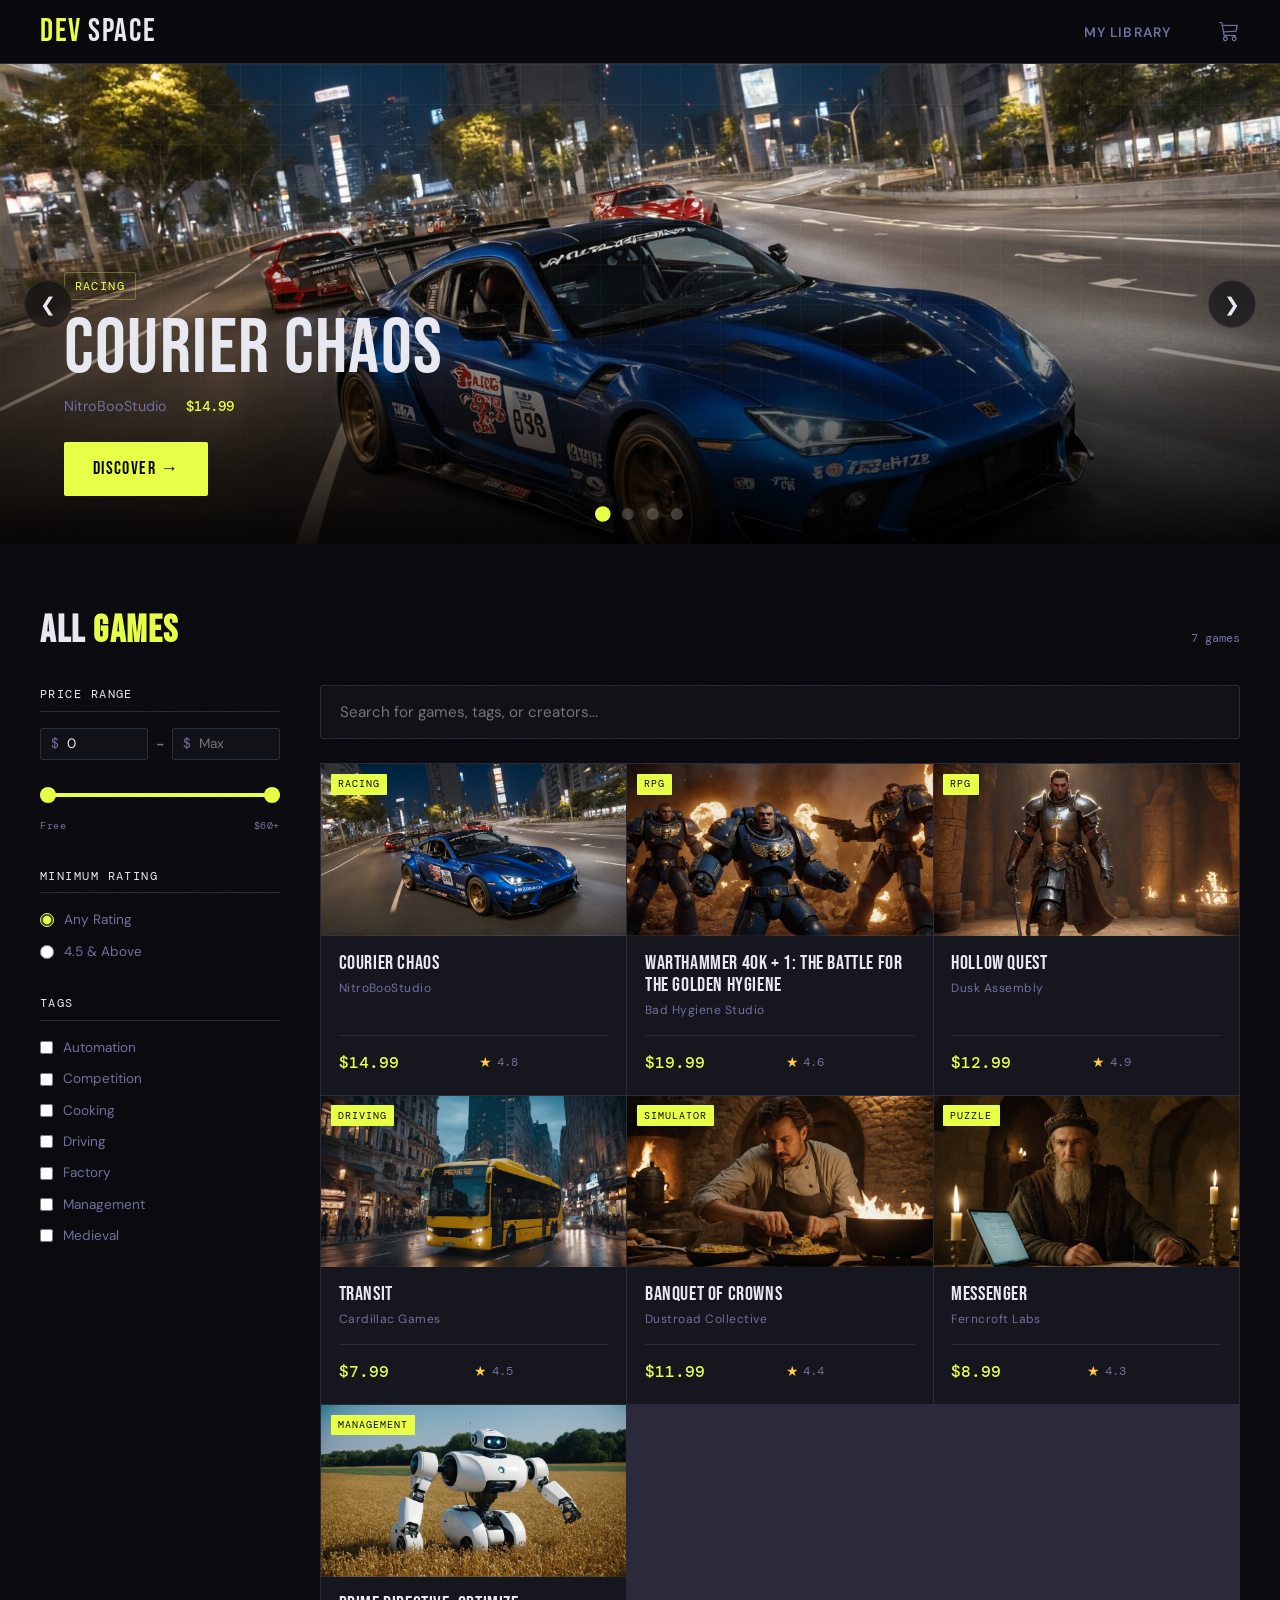
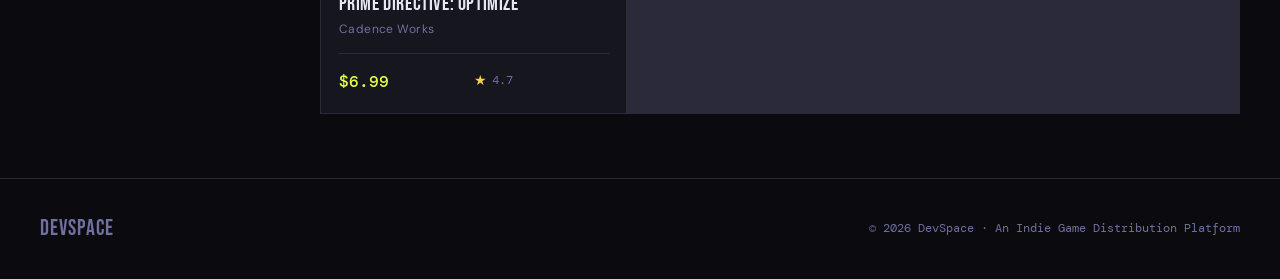
<file: index.html>
<!DOCTYPE html>
<html lang="en">
  <head>
    <meta charset="UTF-8" />
    <meta name="viewport" content="width=device-width, initial-scale=1.0" />
    <title>DevSpace — Indie Games Platform</title>
    <link rel="preconnect" href="https://fonts.googleapis.com" />
    <link
      href="https://fonts.googleapis.com/css2?family=Bebas+Neue&family=DM+Sans:ital,opsz,wght@0,9..40,300;0,9..40,400;0,9..40,600;1,9..40,300&family=DM+Mono:wght@400;500&display=swap"
      rel="stylesheet"
    />
    <link rel="stylesheet" href="https://cdn.jsdelivr.net/npm/bootstrap-icons@1.11.1/font/bootstrap-icons.css">
    
    <link rel="stylesheet" href="styles/main.css" />
    <link rel="stylesheet" href="styles/home.css" />
  </head>
  <body>
    <nav>
      <a href="index.html" class="nav-logo">DEV<span>SPACE</span></a>
      <ul class="nav-links">
        <li><a href="library.html">My Library</a></li>
        <li style="margin-left: 1rem;">
          <a href="#" class="nav-cart-btn" id="nav-cart-btn" aria-label="Shopping Cart">
            <i class="bi bi-cart3" style="font-size: 1.25rem;"></i>
            <span class="nav-cart-badge" id="nav-cart-badge">0</span>
          </a>
        </li>
      </ul>
    </nav>

    <section class="hero" id="hero-section" aria-label="Featured Games"></section>

    <div class="section-header">
      <h2 class="section-title">All <em>Games</em></h2>
      <span class="section-count" id="game-count">— games</span>
    </div>

    <section class="catalog-layout">
      
      <aside class="catalog-sidebar" aria-label="Catalog Filters">
        
        <button class="mobile-filter-btn" id="mobile-filter-btn" aria-expanded="false">
          FILTERS <span class="toggle-icon">▼</span>
        </button>

        <div class="sidebar-content" id="sidebar-content">
          
          <div class="filter-group">
            <div class="filter-title">Price Range</div>
            
            <div class="price-input-row">
              <div class="price-input-wrapper">
                <span class="price-currency">$</span>
                <input type="number" id="price-min" class="price-number-input" placeholder="Min" min="0" value="0">
              </div>
              <span class="price-separator">-</span>
              <div class="price-input-wrapper">
                <span class="price-currency">$</span>
                <input type="number" id="price-max" class="price-number-input" placeholder="Max" min="0">
              </div>
            </div>

            <div class="dual-slider-container">
              <div class="dual-slider-track"></div>
              <div class="dual-slider-fill" id="price-slider-fill"></div>
              <input type="range" id="price-min-slider" min="0" max="60" value="0" step="1">
              <input type="range" id="price-max-slider" min="0" max="60" value="60" step="1">
            </div>
            
            <div class="price-slider-labels">
              <span>Free</span>
              <span>$60+</span>
            </div>
          </div>

          <div class="filter-group">
            <div class="filter-title">Minimum Rating</div>
            <label class="filter-label">
              <input type="radio" name="rating" value="all" checked> Any Rating
            </label>
            <label class="filter-label">
              <input type="radio" name="rating" value="4.5"> 4.5 & Above
            </label>
          </div>

          <div class="filter-group" id="genre-filter-group">
            <div class="filter-title">Genre</div>
            </div>

        </div>
      </aside>

      <div class="catalog-main">
        <div class="catalog-search-wrapper">
          <input 
            type="search" 
            id="catalog-search-input" 
            class="catalog-search-input" 
            placeholder="Search for games, tags, or creators..." 
            autocomplete="off"
            aria-label="Search catalog"
          >
        </div>
        
        <div id="game-catalog">
          <div class="loading-grid" id="skeleton-grid"></div>
        </div>
      </div>

    </section>

    <footer>
      <div class="footer-logo">DEVSPACE</div>
      <div class="footer-copy">
        © 2026 DevSpace · An Indie Game Distribution Platform
      </div>
    </footer>

    <div id="cart-overlay" role="dialog" aria-modal="true" aria-label="Shopping Cart">
      <div id="cart-modal"></div>
    </div>

    <div id="checkout-overlay" role="dialog" aria-modal="true" aria-label="Checkout">
      <div id="checkout-modal"></div>
    </div>

    <script>
      if (window.location.protocol === 'file:') {
        alert("Halo! Mohon maaf sebelumnya, karena proyek ini menggunakan Fetch API untuk memuat data, membuka file secara lokal (file://) akan menyebabkan kendala CORS sehingga daftar game tidak akan muncul.\n\nSilakan klik OK untuk diarahkan ke versi live yang berfungsi dengan sempurna. Terima kasih!");
        window.location.href = 'https://mico005.github.io/DevSpace/';
      }
    </script>
    <script type="module" src="scripts/pages/home.js"></script>
  </body>
</html>
</file>
<file: styles/main.css>
/* ============================================================
   main.css — Shared Styles (DevSpace)
   Responsibility: Variables, Resets, Typography, Nav, Footer,
                   Modal Overlays (Cart & Checkout)
   ============================================================ */

/* ── RESET & BOX MODEL ── */
*,
*::before,
*::after {
  box-sizing: border-box;
  margin: 0;
  padding: 0;
}

/* ── DESIGN TOKENS ── */
:root {
  --bg: #0a0a0f;
  --surface: #111118;
  --card: #16161f;
  --border: #2a2a3a;
  --accent: #e8ff47;
  --accent2: #ff4f7b;
  --text: #e8e8f0;
  --muted: #7070a0;

  --font-disp: "Bebas Neue", sans-serif;
  --font-body: "DM Sans", sans-serif;
  --font-mono: "DM Mono", monospace;

  --transition: 220ms cubic-bezier(0.4, 0, 0.2, 1);
}

/* ── BASE ── */
html {
  scroll-behavior: smooth;
}

body {
  background: var(--bg);
  color: var(--text);
  font-family: var(--font-body);
  font-size: 15px;
  line-height: 1.6;
  min-height: 100vh;
  overflow-x: hidden;
}

body::before {
  content: "";
  position: fixed;
  inset: 0;
  background-image: url("data:image/svg+xml,%3Csvg viewBox='0 0 256 256' xmlns='http://www.w3.org/2000/svg'%3E%3Cfilter id='noise'%3E%3CfeTurbulence type='fractalNoise' baseFrequency='0.9' numOctaves='4' stitchTiles='stitch'/%3E%3C/filter%3E%3Crect width='100%25' height='100%25' filter='url(%23noise)' opacity='0.04'/%3E%3C/svg%3E");
  pointer-events: none;
  z-index: 0;
  opacity: 0.4;
}

/* ── NAVIGATION ── */
nav {
  position: sticky;
  top: 0;
  z-index: 100;
  display: flex;
  align-items: center;
  justify-content: space-between;
  padding: 0 2.5rem;
  height: 64px;
  background: rgba(10, 10, 15, 0.85);
  backdrop-filter: blur(16px);
  border-bottom: 1px solid var(--border);
}

.nav-logo {
  font-family: var(--font-disp);
  font-size: 2rem;
  letter-spacing: 0.05em;
  color: var(--accent);
  text-decoration: none;
  display: flex;
  align-items: center;
  gap: 0.4rem;
}

.nav-logo span {
  color: var(--text);
}

.nav-links {
  display: flex;
  align-items: center;
  gap: 2rem;
  list-style: none;
}

.nav-links a {
  color: var(--muted);
  text-decoration: none;
  font-size: 0.85rem;
  font-weight: 600;
  letter-spacing: 0.08em;
  text-transform: uppercase;
  transition: color var(--transition);
}

.nav-links a:hover {
  color: var(--text);
}

.nav-badge {
  background: var(--accent);
  color: #0a0a0f;
  font-family: var(--font-mono);
  font-size: 0.7rem;
  font-weight: 500;
  padding: 0.25rem 0.75rem;
  border-radius: 2px;
  letter-spacing: 0.05em;
}

.nav-back {
  display: flex;
  align-items: center;
  gap: 0.5rem;
  color: var(--muted);
  text-decoration: none;
  font-size: 0.82rem;
  font-weight: 600;
  letter-spacing: 0.06em;
  text-transform: uppercase;
  transition: color var(--transition);
}

.nav-back:hover {
  color: var(--text);
}

/* ── CART NAVIGATION ── */
.nav-cart-btn {
  position: relative;
  display: flex;
  align-items: center;
  color: var(--muted);
  text-decoration: none;
  transition: color var(--transition);
}

.nav-cart-btn:hover {
  color: var(--text);
}

.nav-cart-badge {
  position: absolute;
  top: -8px;
  right: -8px;
  background: var(--accent);
  color: var(--bg);
  font-family: var(--font-mono);
  font-size: 0.65rem;
  font-weight: 700;
  padding: 0.1rem 0.35rem;
  border-radius: 12px;
  display: none; 
  line-height: 1;
}

/* ── FOOTER ── */
footer {
  border-top: 1px solid var(--border);
  padding: 2rem 2.5rem;
  display: flex;
  align-items: center;
  justify-content: space-between;
}

.footer-logo {
  font-family: var(--font-disp);
  font-size: 1.4rem;
  color: var(--muted);
  letter-spacing: 0.05em;
}

.footer-copy {
  font-family: var(--font-mono);
  font-size: 0.72rem;
  color: var(--muted);
}

/* ── LOADING & ERROR STATES ── */
.page-loading {
  display: flex;
  flex-direction: column;
  align-items: center;
  justify-content: center;
  height: 60vh;
  gap: 1rem;
}

.loading-spinner {
  width: 36px;
  height: 36px;
  border: 2px solid var(--border);
  border-top-color: var(--accent);
  border-radius: 50%;
  animation: spin 0.8s linear infinite;
}

@keyframes spin {
  to { transform: rotate(360deg); }
}

.loading-label {
  font-family: var(--font-mono);
  font-size: 0.72rem;
  color: var(--muted);
  letter-spacing: 0.1em;
  text-transform: uppercase;
}

.error-state {
  padding: 4rem 2.5rem;
  text-align: center;
  color: var(--muted);
  font-family: var(--font-mono);
  font-size: 0.85rem;
}

/* ── SHARED ANIMATION ── */
@keyframes fadeSlideUp {
  from { opacity: 0; transform: translateY(16px); }
  to { opacity: 1; transform: translateY(0); }
}

@keyframes fadeIn {
  from { opacity: 0; }
  to { opacity: 1; }
}

@keyframes modalSlideUp {
  from { opacity: 0; transform: translateY(24px) scale(0.97); }
  to { opacity: 1; transform: translateY(0) scale(1); }
}

/* ── MODALS (CART & CHECKOUT) ── */
#checkout-overlay,
#cart-overlay {
  position: fixed;
  inset: 0;
  background: rgba(5, 5, 10, 0.88);
  z-index: 200;
  display: none;
  align-items: center;
  justify-content: center;
  backdrop-filter: blur(8px);
  animation: fadeIn 0.2s both;
}

#checkout-overlay.active,
#cart-overlay.active {
  display: flex;
}

#checkout-modal,
#cart-modal {
  background: var(--card);
  border: 1px solid var(--border);
  width: min(500px, 92vw);
  position: relative;
  animation: modalSlideUp 0.3s cubic-bezier(0.4, 0, 0.2, 1) both;
}

/* Modal interior */
.modal-header {
  padding: 1.5rem 1.8rem;
  border-bottom: 1px solid var(--border);
  display: flex;
  align-items: center;
  justify-content: space-between;
}

.modal-title {
  font-family: var(--font-disp);
  font-size: 1.4rem;
  letter-spacing: 0.05em;
  color: var(--text);
}

.modal-close {
  background: none;
  border: none;
  color: var(--muted);
  font-size: 1.4rem;
  cursor: pointer;
  line-height: 1;
  transition: color var(--transition);
  padding: 0.2rem;
}

.modal-close:hover {
  color: var(--text);
}

.modal-body {
  padding: 1.8rem;
}

/* ── CART SPECIFICS ── */
.cart-items-list {
  display: flex;
  flex-direction: column;
  gap: 1rem;
  margin-bottom: 1.5rem;
  max-height: 40vh;
  overflow-y: auto;
  padding-right: 0.5rem;
}

.cart-item {
  display: flex;
  justify-content: flex-start;
  align-items: center;
  background: var(--surface);
  border: 1px solid var(--border);
  padding: 1rem;
}

.cart-checkbox-label {
  display: flex;
  align-items: center;
  cursor: pointer;
  margin-right: 1.2rem;
}

.cart-item-checkbox {
  display: none;
}

.cart-checkbox-custom {
  width: 20px;
  height: 20px;
  border: 2px solid var(--muted);
  border-radius: 4px;
  position: relative;
  transition: all var(--transition);
}

.cart-item-checkbox:checked + .cart-checkbox-custom {
  background-color: var(--accent);
  border-color: var(--accent);
}

.cart-item-checkbox:checked + .cart-checkbox-custom::after {
  content: "✓";
  position: absolute;
  top: 50%;
  left: 50%;
  transform: translate(-50%, -50%);
  color: #000;
  font-size: 0.8rem;
  font-weight: 900;
}

.cart-item-info {
  flex: 1;
}

.cart-item-title { 
  font-family: var(--font-disp);
  font-size: 1.2rem;
  color: var(--text); 
  line-height: 1;
  margin-bottom: 0.2rem;
}
.cart-item-genre { 
  font-family: var(--font-mono);
  font-size: 0.65rem; 
  color: var(--muted); 
  text-transform: uppercase;
}
.cart-item-price { 
  color: var(--accent); 
  font-family: var(--font-mono); 
  font-weight: 500;
  margin-left: auto;
}
.cart-item-remove { 
  background: none; 
  border: none; 
  color: var(--muted); 
  cursor: pointer; 
  font-size: 1.2rem; 
  margin-left: 1.5rem;
}
.cart-item-remove:hover { 
  color: var(--accent2); 
}

.cart-total-row {
  display: flex;
  justify-content: space-between;
  font-size: 1.4rem;
  font-family: var(--font-disp);
  margin-bottom: 1.5rem;
  padding-top: 1rem;
  border-top: 1px solid var(--border);
}

/* ── CHECKOUT SPECIFICS ── */
.order-summary {
  background: var(--surface);
  border: 1px solid var(--border);
  padding: 1.2rem;
  margin-bottom: 1.5rem;
}

.order-summary-label {
  font-family: var(--font-mono);
  font-size: 0.65rem;
  letter-spacing: 0.14em;
  color: var(--muted);
  text-transform: uppercase;
  margin-bottom: 0.8rem;
}

.order-row {
  display: flex;
  justify-content: space-between;
  align-items: center;
  font-size: 0.88rem;
}

.order-row + .order-row {
  border-top: 1px solid var(--border);
  margin-top: 0.7rem;
  padding-top: 0.7rem;
}

.order-title-text {
  color: var(--text);
  font-weight: 600;
}
.order-meta {
  color: var(--muted);
  font-size: 0.78rem;
}

.order-total {
  font-weight: 700;
  font-family: var(--font-mono);
  font-size: 1rem;
  color: var(--accent);
}

.payment-label {
  font-family: var(--font-mono);
  font-size: 0.65rem;
  letter-spacing: 0.14em;
  color: var(--muted);
  text-transform: uppercase;
  margin-bottom: 0.8rem;
  display: block;
}

.payment-options {
  display: grid;
  grid-template-columns: 1fr 1fr;
  gap: 0.5rem;
  margin-bottom: 1.5rem;
}

.payment-option {
  border: 1px solid var(--border);
  padding: 0.8rem;
  cursor: pointer;
  transition: all var(--transition);
  text-align: center;
  font-size: 0.82rem;
  font-weight: 600;
  color: var(--muted);
  background: transparent;
  border-radius: 2px;
}

.payment-option:hover,
.payment-option.selected {
  border-color: var(--accent);
  color: var(--accent);
  background: rgba(232, 255, 71, 0.06);
}

.payment-option-icon {
  font-size: 1.1rem;
  display: block;
  margin-bottom: 0.2rem;
}

.confirm-btn {
  display: block;
  width: 100%;
  padding: 1rem;
  background: var(--accent);
  color: #0a0a0f;
  font-family: var(--font-disp);
  font-size: 1.4rem;
  letter-spacing: 0.06em;
  border: none;
  border-radius: 2px;
  cursor: pointer;
  transition: background var(--transition), transform var(--transition);
}

.confirm-btn:hover {
  background: #fff;
  transform: translateY(-1px);
}

.confirm-btn:disabled {
  opacity: 0.5;
  cursor: not-allowed;
  transform: none;
}

.secure-badge {
  display: flex;
  align-items: center;
  justify-content: center;
  gap: 0.4rem;
  font-family: var(--font-mono);
  font-size: 0.65rem;
  color: var(--muted);
  letter-spacing: 0.05em;
  margin-top: 0.8rem;
}

.success-state {
  padding: 3rem 1.8rem;
  text-align: center;
}

.success-icon {
  font-size: 3rem;
  margin-bottom: 1rem;
}

.success-title {
  font-family: var(--font-disp);
  font-size: 2rem;
  color: var(--accent);
  letter-spacing: 0.06em;
  margin-bottom: 0.5rem;
}

.success-msg {
  font-size: 0.85rem;
  color: var(--muted);
}

/* ── RESPONSIVE UTILITIES ── */
@media (max-width: 768px) {
  nav {
    padding: 0 1.2rem;
  }

  footer {
    flex-direction: column;
    gap: 1rem;
    text-align: center;
  }

  .payment-options {
    grid-template-columns: 1fr 1fr;
  }
}
</file>
<file: styles/home.css>
/* ============================================================
   home.css — Homepage Styles (DevSpace)
   Responsibility: Hero Carousel, Catalog Layout, Sidebar Filters, 
                   Dual Price Slider, Game Grid, and Skeleton Loaders
   ============================================================ */

/* ── HERO CAROUSEL ── */
.hero {
  position: relative;
  height: 480px;
  overflow: hidden;
  background: var(--border);
}

.carousel-track {
  display: flex;
  height: 100%;
  transition: transform 600ms cubic-bezier(0.4, 0, 0.2, 1);
  will-change: transform;
  touch-action: pan-y pinch-zoom;
}

.carousel-slide {
  flex: 0 0 100%;
  width: 100%;
  height: 100%;
  position: relative;
}

.hero-bg {
  position: absolute;
  inset: 0;
  transition: transform 600ms cubic-bezier(0.4, 0, 0.2, 1);
}

.carousel-slide:hover .hero-bg {
  transform: scale(1.04);
}

.hero-bg-1 {
  background: linear-gradient(135deg, #0d0d2b 0%, #1a0533 40%, #2d0a4e 70%, #0a1a3d 100%);
}

.hero-bg-1::after {
  content: "";
  position: absolute;
  inset: 0;
  background: radial-gradient(ellipse at 60% 40%, rgba(232, 255, 71, 0.12) 0%, transparent 70%),
              radial-gradient(ellipse at 20% 70%, rgba(255, 79, 123, 0.18) 0%, transparent 60%);
}

.hero-bg-2 {
  background: linear-gradient(145deg, #051a0a 0%, #0a2e18 50%, #061a2a 100%);
}

.hero-bg-2::after {
  content: "";
  position: absolute;
  inset: 0;
  background: radial-gradient(ellipse at 50% 50%, rgba(71, 255, 160, 0.14) 0%, transparent 70%);
}

.hero-bg-3 {
  background: linear-gradient(150deg, #1a0a05 0%, #2e1806 50%, #1a0a1a 100%);
}

.hero-bg-3::after {
  content: "";
  position: absolute;
  inset: 0;
  background: radial-gradient(ellipse at 50% 40%, rgba(255, 140, 71, 0.18) 0%, transparent 70%);
}

.hero-grid-lines {
  position: absolute;
  inset: 0;
  background-image:
    linear-gradient(rgba(232, 255, 71, 0.04) 1px, transparent 1px),
    linear-gradient(90deg, rgba(232, 255, 71, 0.04) 1px, transparent 1px);
  background-size: 40px 40px;
}

.hero-content {
  position: absolute;
  bottom: 0;
  left: 0;
  right: 0;
  padding: 3rem 4rem;
  background: linear-gradient(to top, rgba(0, 0, 0, 0.9) 0%, transparent 100%);
  pointer-events: none;
}

.hero-content .hero-discover-btn {
  pointer-events: auto; 
}

.hero-tag {
  font-family: var(--font-mono);
  font-size: 0.75rem;
  letter-spacing: 0.12em;
  color: var(--accent);
  text-transform: uppercase;
  margin-bottom: 0.8rem;
  display: inline-block;
  border: 1px solid rgba(232, 255, 71, 0.3);
  padding: 0.2rem 0.6rem;
  border-radius: 2px;
}

.carousel-slide[data-index="1"] .hero-tag,
.carousel-slide[data-index="2"] .hero-tag {
  color: #a0ff9a;
  border-color: rgba(160, 255, 154, 0.3);
}

.hero-title {
  font-family: var(--font-disp);
  font-size: clamp(3rem, 6vw, 5rem);
  line-height: 0.95;
  letter-spacing: 0.02em;
  color: var(--text);
  margin-bottom: 0.6rem;
}

.hero-meta {
  display: flex;
  align-items: center;
  gap: 1.2rem;
  font-size: 0.9rem;
  color: var(--muted);
}

.hero-price {
  color: var(--accent);
  font-family: var(--font-mono);
  font-weight: 500;
}

.hero-discover-btn {
  display: inline-flex;
  align-items: center;
  gap: 0.5rem;
  margin-top: 1.5rem;
  padding: 0.8rem 1.8rem;
  background: var(--accent);
  color: #0a0a0f;
  font-family: var(--font-disp);
  font-size: 1.1rem;
  letter-spacing: 0.08em;
  text-transform: uppercase;
  border: none;
  border-radius: 2px;
  text-decoration: none;
  transition: background var(--transition), transform var(--transition);
}

.hero-discover-btn:hover {
  background: #fff;
  transform: translateY(-2px);
}

.carousel-btn {
  position: absolute;
  top: 50%;
  transform: translateY(-50%);
  background: rgba(10, 10, 15, 0.6);
  border: 1px solid rgba(255, 255, 255, 0.1);
  color: var(--text);
  width: 48px;
  height: 48px;
  border-radius: 50%;
  cursor: pointer;
  display: flex;
  align-items: center;
  justify-content: center;
  font-size: 1.2rem;
  transition: background var(--transition), color var(--transition), border-color var(--transition);
  z-index: 10;
  backdrop-filter: blur(4px);
}

.carousel-btn:hover {
  background: var(--accent);
  color: #000;
  border-color: var(--accent);
}

.prev-btn { left: 1.5rem; }
.next-btn { right: 1.5rem; }

.carousel-indicators {
  position: absolute;
  bottom: 1.5rem;
  left: 50%;
  transform: translateX(-50%);
  display: flex;
  gap: 0.8rem;
  z-index: 10;
}

.carousel-dot {
  width: 12px;
  height: 12px;
  border-radius: 50%;
  border: none;
  background: rgba(255, 255, 255, 0.2);
  cursor: pointer;
  transition: background var(--transition), transform var(--transition);
  padding: 0;
}

.carousel-dot:hover {
  background: rgba(255, 255, 255, 0.5);
}

.carousel-dot.active {
  background: var(--accent);
  transform: scale(1.3);
}

/* ── SECTION HEADER ── */
.section-header {
  display: flex;
  align-items: baseline;
  justify-content: space-between;
  padding: 3.5rem 2.5rem 1.5rem;
}

.section-title {
  font-family: var(--font-disp);
  font-size: 2.4rem;
  letter-spacing: 0.04em;
  color: var(--text);
}

.section-title em {
  font-style: normal;
  color: var(--accent);
}

.section-count {
  font-family: var(--font-mono);
  font-size: 0.75rem;
  color: var(--muted);
}

/* ── CATALOG BROWSE LAYOUT ── */
.catalog-layout {
  display: grid;
  grid-template-columns: 240px 1fr;
  gap: 2.5rem;
  padding: 0 2.5rem 4rem;
  max-width: 1440px;
  margin: 0 auto;
}

/* ── SIDEBAR FILTERS ── */
.catalog-sidebar {
  display: flex;
  flex-direction: column;
}

/* Hide toggle button on Desktop */
.mobile-filter-btn {
  display: none;
}

.sidebar-content {
  display: flex;
  flex-direction: column;
  gap: 2rem;
}

.filter-group {
  display: flex;
  flex-direction: column;
  gap: 0.6rem;
}

.filter-title {
  font-family: var(--font-mono);
  font-size: 0.75rem;
  letter-spacing: 0.12em;
  color: var(--text);
  text-transform: uppercase;
  border-bottom: 1px solid var(--border);
  padding-bottom: 0.4rem;
  margin-bottom: 0.4rem;
}

.filter-label {
  display: flex;
  align-items: center;
  gap: 0.6rem;
  font-size: 0.85rem;
  color: var(--muted);
  cursor: pointer;
  transition: color var(--transition);
}

.filter-label:hover {
  color: var(--text);
}

.filter-label input[type="radio"] {
  accent-color: var(--accent);
  width: 14px;
  height: 14px;
  background: var(--surface);
  border: 1px solid var(--border);
  cursor: pointer;
}

.filter-scroll-area {
  max-height: 220px; /* Adjust this value to fit your preferred sidebar height */
  overflow-y: auto;
  display: flex;
  flex-direction: column;
  gap: 0.6rem;
  padding-right: 0.5rem; /* Prevents text from overlapping the scrollbar */
  
  /* Firefox Scrollbar */
  scrollbar-width: thin;
  scrollbar-color: var(--muted) transparent;
}

/* Webkit (Chrome/Safari/Edge) Scrollbar */
.filter-scroll-area::-webkit-scrollbar {
  width: 6px;
}
.filter-scroll-area::-webkit-scrollbar-track {
  background: transparent;
}
.filter-scroll-area::-webkit-scrollbar-thumb {
  background: var(--muted);
  border-radius: 3px;
}

/* ── PRICE SLIDER & INPUTS ── */
.price-input-row {
  display: flex;
  align-items: center;
  gap: 0.5rem;
  margin-bottom: 0.5rem;
}

.price-input-wrapper {
  position: relative;
  flex: 1;
  display: flex;
  align-items: center;
  background: var(--surface);
  border: 1px solid var(--border);
  border-radius: 2px;
  transition: border-color var(--transition);
}

.price-input-wrapper:focus-within {
  border-color: var(--accent);
}

.price-currency {
  position: absolute;
  left: 0.6rem;
  font-family: var(--font-mono);
  font-size: 0.8rem;
  color: var(--muted);
  pointer-events: none;
}

.price-number-input {
  width: 100%;
  background: transparent;
  border: none;
  color: var(--text);
  font-family: var(--font-body);
  font-size: 0.85rem;
  padding: 0.4rem 0.4rem 0.4rem 1.6rem;
  outline: none;
  -moz-appearance: textfield;
}

.price-number-input::-webkit-outer-spin-button,
.price-number-input::-webkit-inner-spin-button {
  -webkit-appearance: none;
  margin: 0;
}

.price-separator {
  color: var(--muted);
  font-weight: 600;
}

.dual-slider-container {
  position: relative;
  width: 100%;
  height: 20px; 
  margin-top: 0.5rem;
  display: flex;
  align-items: center;
}

.dual-slider-track {
  position: absolute;
  width: 100%;
  height: 4px;
  background: var(--border);
  border-radius: 2px;
  z-index: 1;
}

.dual-slider-fill {
  position: absolute;
  height: 4px;
  background: var(--accent);
  border-radius: 2px;
  z-index: 2;
  left: 0%;
  right: 0%;
}

.dual-slider-container input[type="range"] {
  position: absolute;
  width: 100%;
  -webkit-appearance: none;
  appearance: none;
  background: transparent;
  pointer-events: none; 
  z-index: 3;
  outline: none;
}

.dual-slider-container input[type="range"]::-webkit-slider-thumb {
  -webkit-appearance: none;
  pointer-events: auto; 
  height: 16px;
  width: 16px;
  border-radius: 50%;
  background: var(--accent);
  cursor: grab;
  transition: transform 0.1s;
}

.dual-slider-container input[type="range"]::-webkit-slider-thumb:hover {
  transform: scale(1.2);
}

.dual-slider-container input[type="range"]::-webkit-slider-thumb:active {
  cursor: grabbing;
  transform: scale(1.1);
}

.dual-slider-container input[type="range"]::-moz-range-thumb {
  pointer-events: auto;
  height: 16px;
  width: 16px;
  border: none;
  border-radius: 50%;
  background: var(--accent);
  cursor: grab;
  transition: transform 0.1s;
}

.price-slider-labels {
  display: flex;
  justify-content: space-between;
  font-family: var(--font-mono);
  font-size: 0.65rem;
  color: var(--muted);
  letter-spacing: 0.05em;
  margin-top: 0.2rem;
}

/* ── CATALOG MAIN AREA ── */
.catalog-main {
  display: flex;
  flex-direction: column;
  gap: 1.5rem;
}

.catalog-search-wrapper {
  position: relative;
}

.catalog-search-input {
  width: 100%;
  background: var(--surface);
  border: 1px solid var(--border);
  color: var(--text);
  font-family: var(--font-body);
  font-size: 0.95rem;
  padding: 1rem 1.2rem;
  border-radius: 2px;
  outline: none;
  transition: border-color var(--transition), box-shadow var(--transition);
}

.catalog-search-input:focus {
  border-color: var(--accent);
  box-shadow: 0 0 0 1px rgba(232, 255, 71, 0.2);
}

.empty-state {
  padding: 4rem 2rem;
  text-align: center;
  color: var(--muted);
  font-family: var(--font-mono);
  background: var(--surface);
  border: 1px dashed var(--border);
}

/* ── GAME GRID ── */
.game-grid,
.loading-grid {
  display: grid;
  grid-template-columns: repeat(auto-fill, minmax(240px, 1fr));
  gap: 1px;
  background: var(--border);
  border: 1px solid var(--border);
  margin: 0;
}

/* ── GAME CARD ── */
.game-card {
  background: var(--card);
  text-decoration: none;
  display: flex;
  flex-direction: column;
  overflow: hidden;
  transition: background var(--transition);
  position: relative;
  animation: fadeSlideUp 0.35s both;
}

.game-card:hover {
  background: #1e1e2a;
}
.game-card:hover .card-thumb-overlay {
  opacity: 1;
}
.game-card:hover .card-thumb-bg {
  transform: scale(1.06);
}
.game-card:hover .card-arrow {
  transform: translate(2px, -2px);
  opacity: 1;
}

.card-thumb {
  position: relative;
  aspect-ratio: 16/9;
  overflow: hidden;
}

.card-thumb-bg {
  width: 100%;
  height: 100%;
  transition: transform 500ms cubic-bezier(0.4, 0, 0.2, 1);
}

.card-thumb-overlay {
  position: absolute;
  inset: 0;
  background: rgba(10, 10, 15, 0.4);
  opacity: 0;
  transition: opacity var(--transition);
  display: flex;
  align-items: center;
  justify-content: center;
}

.card-thumb-overlay span {
  font-family: var(--font-disp);
  font-size: 1.1rem;
  letter-spacing: 0.12em;
  color: var(--text);
  border: 1px solid rgba(255, 255, 255, 0.3);
  padding: 0.4rem 1rem;
}

.card-genre-badge {
  position: absolute;
  top: 0.6rem;
  left: 0.6rem;
  font-family: var(--font-mono);
  font-size: 0.62rem;
  letter-spacing: 0.1em;
  color: var(--bg);
  background: var(--accent);
  padding: 0.15rem 0.45rem;
  border-radius: 1px;
  text-transform: uppercase;
}

.card-body {
  padding: 1rem 1.1rem 1.2rem;
  display: flex;
  flex-direction: column;
  flex: 1;
}

.card-title {
  font-family: var(--font-disp);
  font-size: 1.25rem;
  letter-spacing: 0.03em;
  color: var(--text);
  line-height: 1.1;
  margin-bottom: 0.3rem;
}

.card-developer {
  font-size: 0.75rem;
  color: var(--muted);
  letter-spacing: 0.04em;
  margin-bottom: auto;
}

.card-footer {
  display: flex;
  align-items: center;
  justify-content: space-between;
  margin-top: 0.9rem;
  padding-top: 0.9rem;
  border-top: 1px solid var(--border);
}

.card-price {
  font-family: var(--font-mono);
  font-size: 1rem;
  font-weight: 500;
  color: var(--accent);
}

.card-rating {
  display: flex;
  align-items: center;
  gap: 0.3rem;
  font-family: var(--font-mono);
  font-size: 0.72rem;
  color: var(--muted);
}

.card-rating::before {
  content: "★";
  color: #ffcc44;
  font-size: 0.85rem;
}

.card-arrow {
  font-size: 1rem;
  color: var(--accent);
  opacity: 0;
  transition: all var(--transition);
}

/* ── SKELETON LOADERS ── */
.skeleton-card {
  background: var(--card);
  overflow: hidden;
}

.skeleton {
  background: linear-gradient(
    90deg,
    var(--card) 25%,
    #1e1e2a 50%,
    var(--card) 75%
  );
  background-size: 200% 100%;
  animation: shimmer 1.4s infinite;
}

@keyframes shimmer {
  0% { background-position: 200% 0; }
  100% { background-position: -200% 0; }
}

.skeleton-thumb { height: 140px; }

.skeleton-body {
  padding: 1rem;
  display: flex;
  flex-direction: column;
  gap: 0.6rem;
}

.skeleton-line {
  height: 12px;
  border-radius: 2px;
}

.skeleton-line.wide { width: 80%; }
.skeleton-line.mid { width: 55%; }
.skeleton-line.short { width: 35%; }

/* ── RESPONSIVE ── */
@media (max-width: 900px) {
  .catalog-layout {
    grid-template-columns: 1fr; 
    gap: 1.5rem;
    padding: 0 1.2rem 3rem;
  }

  /* Reveal Mobile Toggle Button */
  .mobile-filter-btn {
    display: flex;
    width: 100%;
    padding: 1rem 1.2rem;
    background: var(--surface);
    border: 1px solid var(--border);
    color: var(--text);
    font-family: var(--font-disp);
    font-size: 1.2rem;
    letter-spacing: 0.05em;
    cursor: pointer;
    align-items: center;
    justify-content: space-between;
    transition: background var(--transition);
  }

  .mobile-filter-btn:hover {
    background: #1a1a25;
  }

  /* Hide Sidebar Content by default on Mobile */
  .sidebar-content {
    display: none; 
    flex-direction: row;
    flex-wrap: wrap;
    background: var(--surface);
    padding: 1.5rem;
    border: 1px solid var(--border);
    border-top: none; 
  }

  /* Reveal Sidebar Content when toggled */
  .sidebar-content.active {
    display: flex;
    animation: fadeSlideUp 0.3s forwards;
  }
  
  .filter-group {
    flex: 1;
    min-width: 140px;
  }
}

@media (max-width: 768px) {
  .hero {
    height: 380px;
  }
  
  .hero-content {
    padding: 2rem 1.5rem;
  }
  
  .carousel-btn {
    display: none; 
  }

  .section-header {
    padding-left: 1.2rem;
    padding-right: 1.2rem;
  }
}
</file>
